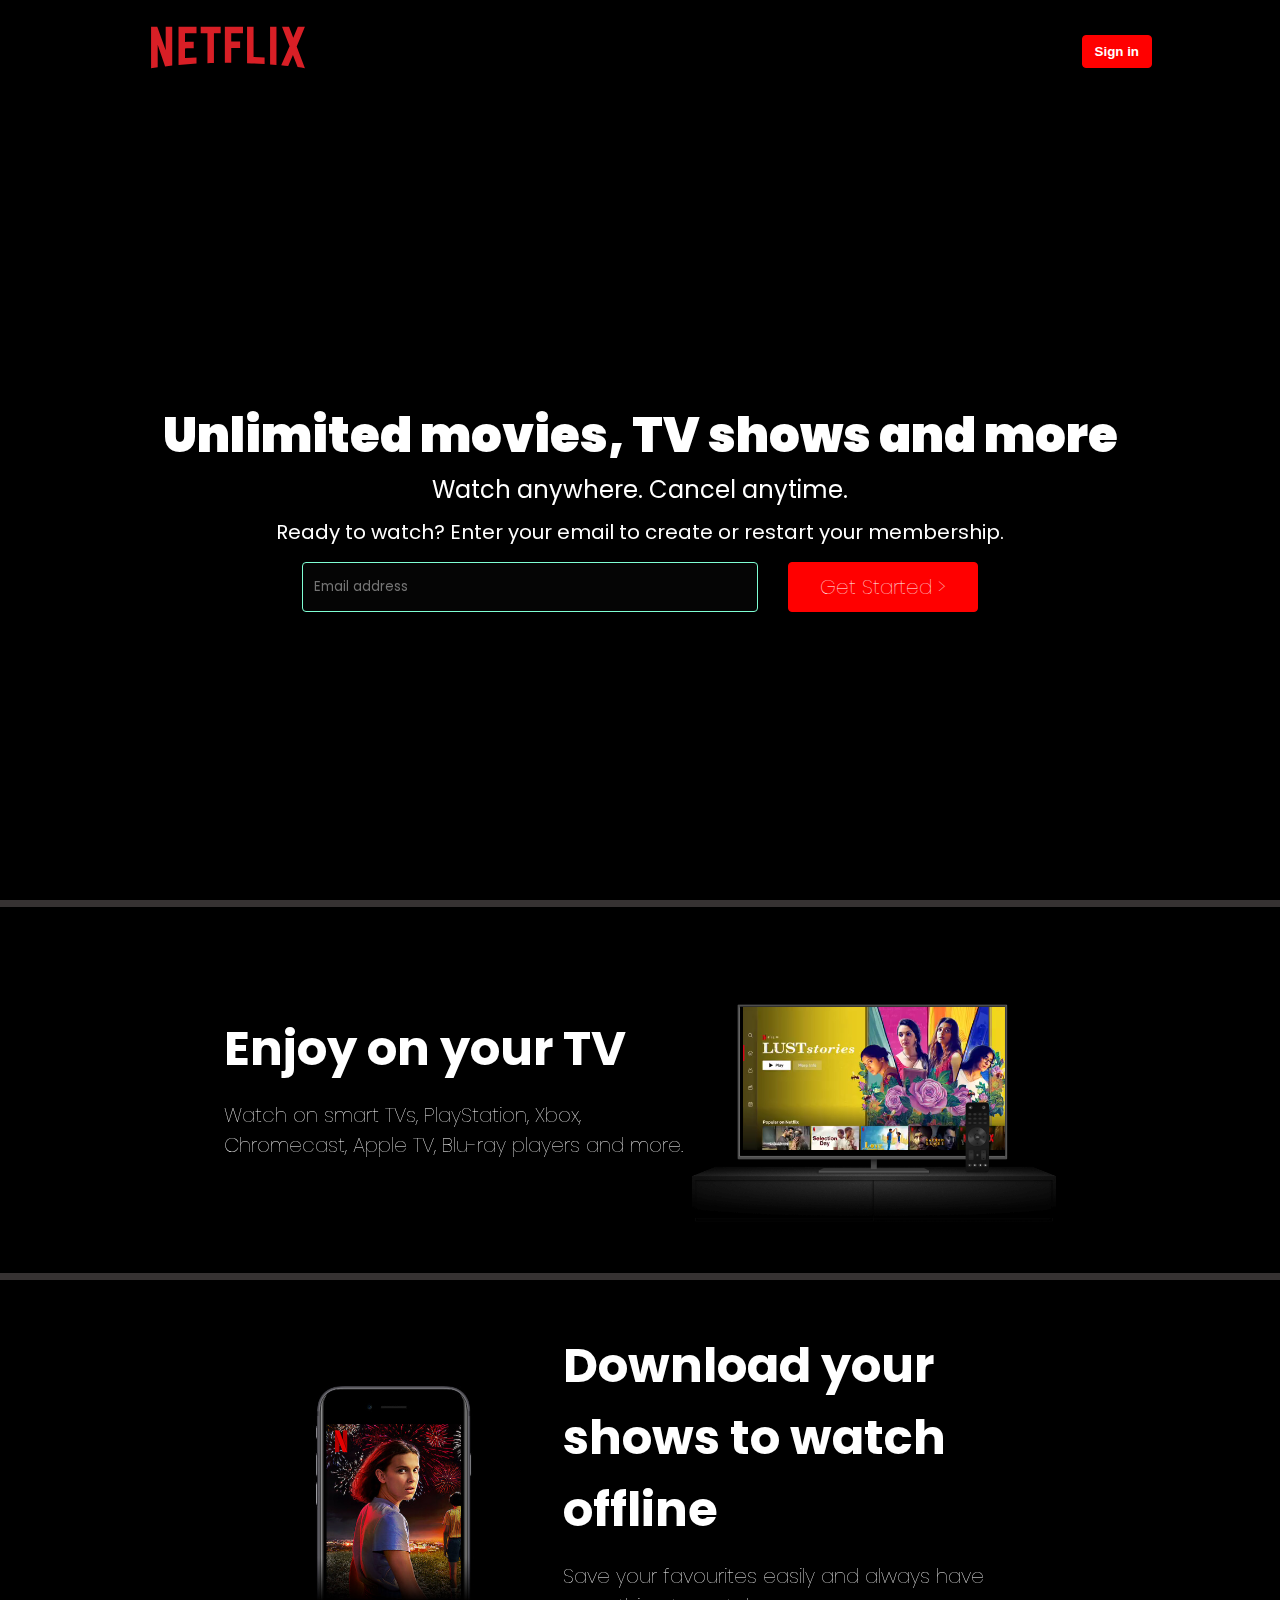
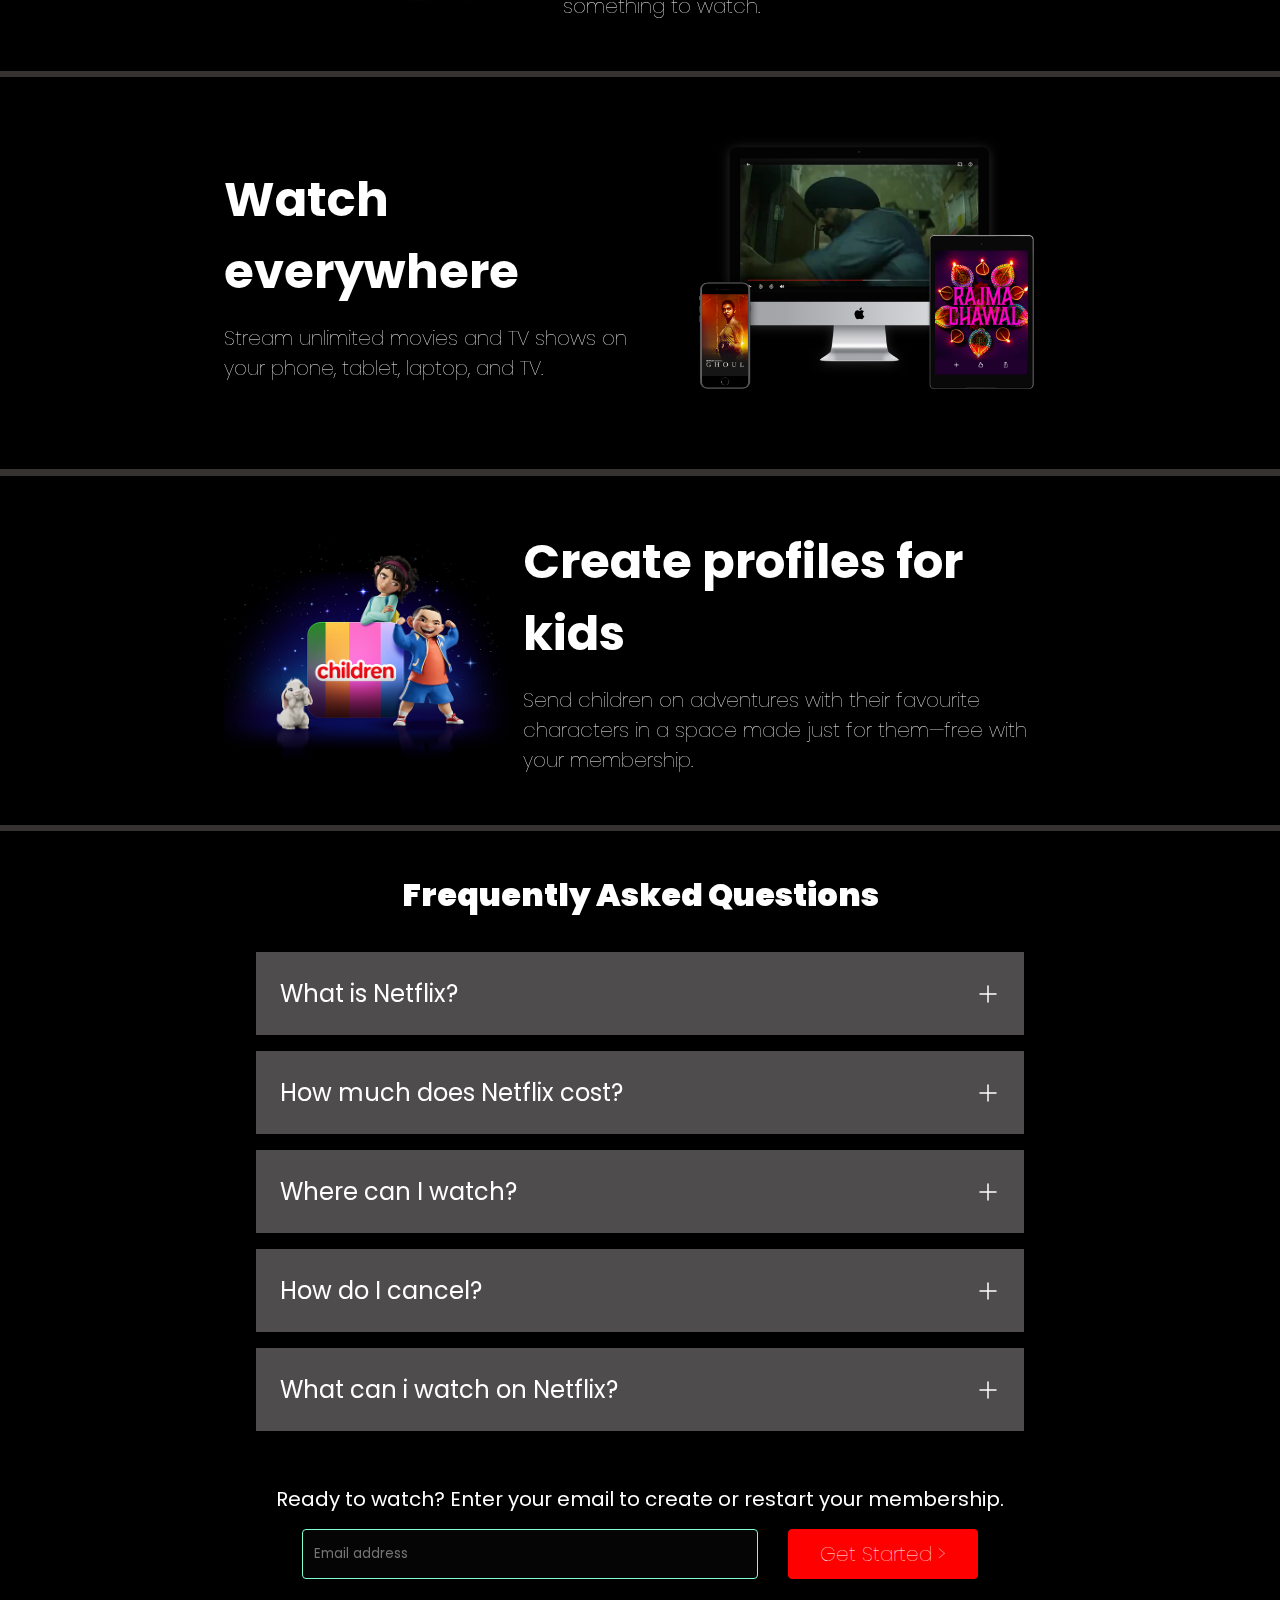
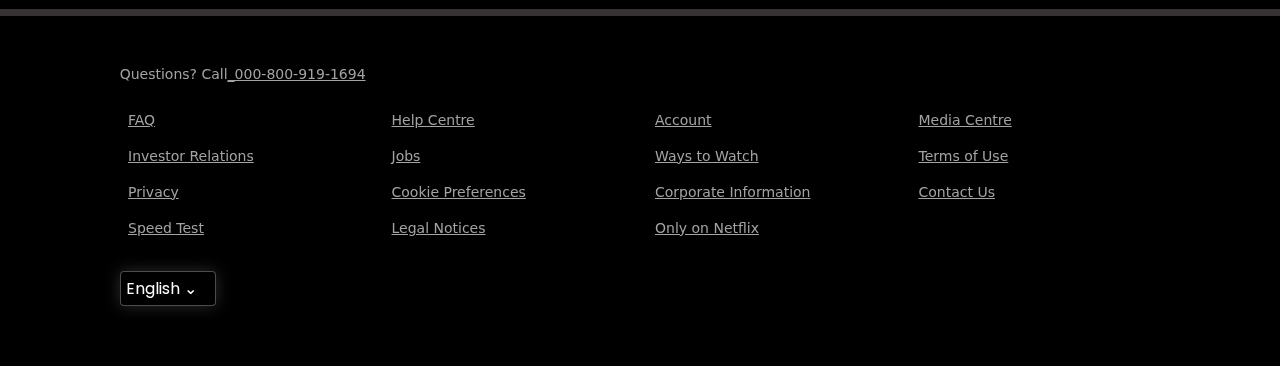
<file: Netflix clone/index.html>
<!DOCTYPE html>
<html lang="en">
  <head>
    <meta charset="UTF-8" />
    <meta name="viewport" content="width=device-width, initial-scale=1.0" />
    <title>Netflix India – Watch TV Shows Online, Watch Movies Online</title>
    <link rel="icon" type="image/x-icon" href="favicon.ico" />
    <link rel="stylesheet" href="style.css" />
  </head>
  <body>
    <div class="color">
      <div class="main">
      
      <nav>
        <span
          ><img width="100" src="image/Netflix-Logo.wine.svg" alt=""
        /></span>

        <div class="btn-sw">
          <button class="btn btn-red-sm">Sign in</button>
        </div>

        
      </nav>
      <div class="box"></div>
      <div class="hero" style="color: rgb(255, 255, 255)">
        <span> Unlimited movies, TV shows and more </span>
        <span>Watch anywhere. Cancel anytime.</span>
        <span
          >Ready to watch? Enter your email to create or restart your
          membership.</span
        >
        <div class="hero-int">
          <input type="email" placeholder="Email address" />
          <button class="btn-red">Get Started &gt;</button>
        </div>
      </div>
      <div class="sepration"></div>
      </div>
    </div>
    
    <!-- first sec -->
    <section class="first">
      <div>
        <span>Enjoy on your TV</span>
        <span
          >Watch on smart TVs, PlayStation, Xbox, Chromecast, Apple TV, Blu-ray
          players and more.</span
        >
      </div>
      <div class="secimg">
        <img src="image/tv.png" alt="" />
        <video src="video/video-2.m4v" autoplay loop mute></video>
      </div>
    </section>
    <div class="sepration"></div>
    <!-- Second sec -->
    <section class="first second">
      <div class="secimg">
        <img src="image/mobile-0819.jpg" alt="" />
      </div>
      <div>
        <span>Download your shows to watch offline</span>
        <span
          >Save your favourites easily and always have something to watch.</span
        >
      </div>
    </section>
    <div class="sepration"></div>
    <!-- Third sec -->
    <section class="first third">
      <div>
        <span>Watch everywhere</span>
        <span
          >Stream unlimited movies and TV shows on your phone, tablet, laptop,
          and TV.</span
        >
      </div>
      <div class="secimg">
        <img src="image/rajma_chawal.png" alt="" />
        <video src="video/video-1.m4v" autoplay loop mute></video>
      </div>
    </section>
    <div class="sepration"></div>
    <!-- fortn sec -->
    <section class="first second">
      <div class="secimg">
        <img src="image/child.png" alt="" />
      </div>
      <div>
        <span>Create profiles for kids</span>
        <span
          >Send children on adventures with their favourite characters in a
          space made just for them—free with your membership.</span
        >
      </div>
    </section>
    <div class="sepration"></div>
    <section class="faq">
      <h2>Frequently Asked Questions</h2>
      <div class="faqbox">
        <span>What is Netflix?</span>
        <img src="image/plus-sign.svg" alt="" />
      </div>
      <div class="faqbox">
        <span>How much does Netflix cost?</span>
        <img src="image/plus-sign.svg" alt="" />
      </div>
      <div class="faqbox">
        <span>Where can I watch?</span>
        <img src="image/plus-sign.svg" alt="" />
      </div>
      <div class="faqbox">
        <span>How do I cancel?</span>
        <img src="image/plus-sign.svg" alt="" />
      </div>
      <div class="faqbox">
        <span>What can i watch on Netflix?</span>
        <img src="image/plus-sign.svg" alt="" />
      </div>
    </section>

    <div class="heroto" style="color: rgb(255, 255, 255)">
      <span
        >Ready to watch? Enter your email to create or restart your
        membership.</span
      >
      <div class="hero-int">
        <input type="email" placeholder="Email address" />
        <button class="btn-red">Get Started &gt;</button>
      </div>
    </div>
    <div class="sepration"></div>
    <footer>
      <div class="question">
        Questions? Call
        <p>_000-800-919-1694</p>
      </div>
      <div class="footer">
        <div class="footer-items">
          <a href="FAQ">FAQ</a>
          <a href="Investor Relations">Investor Relations</a>
          <a href="Privacy">Privacy</a>
          <a href="Speed Test">Speed Test</a>
        </div>
        <div class="footer-items">
          <a href="Help Centre">Help Centre</a>
          <a href="Jobs">Jobs</a>
          <a href="Cookie Preferences">Cookie Preferences</a>
          <a href="Legal Notices">Legal Notices</a>
        </div>
        <div class="footer-items">
          <a href="Account">Account</a>
          <a href="Ways to Watch">Ways to Watch</a>
          <a href="Corporate Information">Corporate Information</a>
          <a href="Only on Netflix">Only on Netflix</a>
        </div>
        <div class="footer-items">
          <a href="Media Centre">Media Centre</a>
          <a href="Terms of Use">Terms of Use</a>
          <a href="Contact Us">Contact Us</a>
        </div>
      </div>
      <div class="selecter">
        <select>
          <option selected value="0">English ⌄</option>
          <option value="1">Hindi</option>
        </select>
        
      </div>
    </footer>
  </body>
</html>
</file>
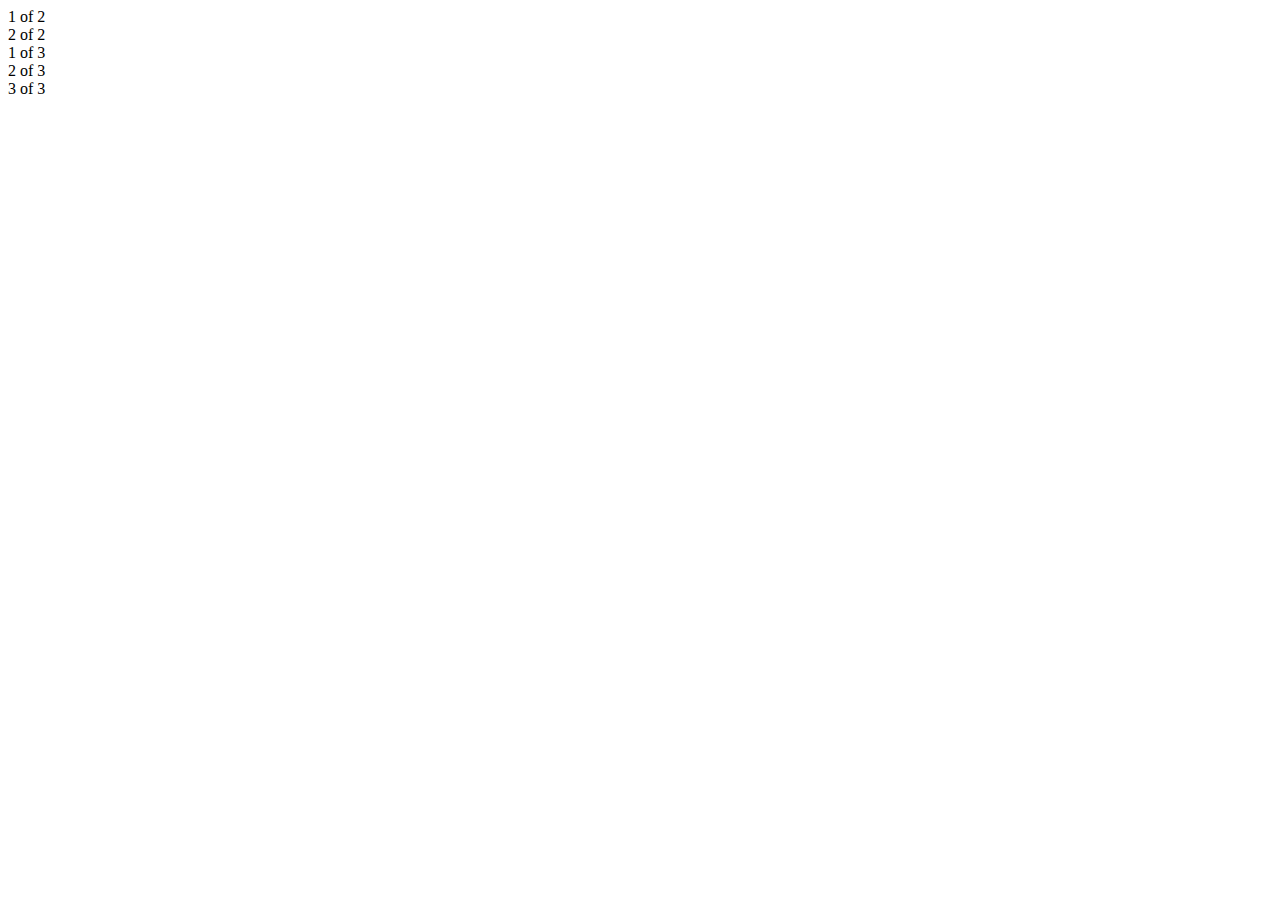
<file: Netflix clone/try.html>
<!DOCTYPE html>
<html lang="en">
  <head>
    <meta charset="UTF-8" />
    <meta name="viewport" content="width=device-width, initial-scale=1.0" />
    <title>Document</title>
  </head>
  <body>
    <div class="container">
      <div class="row">
        <div class="col">1 of 2</div>
        <div class="col">2 of 2</div>
      </div>
      <div class="row">
        <div class="col">1 of 3</div>
        <div class="col">2 of 3</div>
        <div class="col">3 of 3</div>
      </div>
    </div>
  </body>
</html>
</file>
<file: Netflix clone/style.css>
@import url("https://fonts.googleapis.com/css2?family=Poppins:ital,wght@1,700&display=swap");

* {
  box-sizing: border-box;
  margin: 0;
  padding: 0;
  font-family: "Poppins", sans-serif;
}
body {
  background-color: rgb(0, 0, 0);
}
.color {
  background-color: rgba(0, 0, 0, 0.692);
}
.main {
  background-image: url(https://assets.nflxext.com/ffe/siteui/vlv3/4da5d2b1-1b22-498d-90c0-4d86701dffcc/98a1cb1e-5a1d-4b98-a46f-995272b632dd/IN-en-20240129-popsignuptwoweeks-perspective_alpha_website_large.jpg);
  background-position: center center;
  background-repeat: no-repeat;
  background-size: max(1600px, 100vw);
  height: 100vh;
  position: relative;
  background-color: rgba(0, 0, 0, 0.445);
}
.main .box {
  height: 100vh;
  width: 100%;
  opacity: 0.44;
  background-color: black;
  position: absolute;
  top: 0;
}
nav {
  padding-top: 40px;
  max-width: 80vw;
  margin: auto;
  display: flex;
  justify-content: space-between;
  align-items: center;
  height: 62px;
}

nav img {
  width: 200px;
  position: relative;
  z-index: 15;
}
nav button {
  position: relative;
  z-index: 15;
}
.btn-sw {
  display: flex;
  margin-left: 50px;
  gap: 15px;
}
.selector {
  /* display: flex; */
  margin-left: 50px;
  /* gap: 15px; */
  border-radius: 4px;
  background-color: rgba(75, 75, 75, 0.202);
}
.hero {
  height: calc(100% - 62px);
  display: flex;
  align-items: center;
  justify-content: center;
  flex-direction: column;
  position: relative;
  font-family: "Martel Sans", sans-serif;
  gap: 0px;
  padding: 30px;
}
.hero > :nth-child(1) {
  margin-top: 50px;
  font-size: 48px;
  font-weight: 900;
  text-align: center;
}

.hero > :nth-child(2) {
  font-size: 24px;
  font-weight: 400;
  text-align: center;
  margin-bottom: 10px;
}
.hero > :nth-child(3) {
  font-size: 20px;
  font-weight: 400;
  text-align: center;
  margin-bottom: 15px;
}
.hero-int {
  display: flex;
  gap: 30px;
}
.sepration {
  height: 6.5px;
  background-color: rgb(54, 50, 50);
}
.btn {
  font-family: "Martel Sans", sans-serif;
  padding: 8px 40px;
  /* font-weight: bold; */
  background-color: rgba(172, 166, 166, 0.1);
  color: white;
  font-weight: 500;
  border: 0.5px solid white;
  border-radius: 4px;
  cursor: pointer;

  /* padding: 5px 30px 5px 30px; */
}
.btn-red {
  background-color: red;
  color: white;
  padding: 9px 31px;
  font-size: 20px;
  font-weight: 100;
  border-radius: 4px;
  border: 0.1px solid red;
  cursor: pointer;
}
.btn-red-sm {
  background-color: red;
  border: 0.5px solid red;
  font-weight: 700;
  color: white;
  padding: 8px 12px;
}
.main input {
  padding: 9px 186px 9px 11px;
  color: rgb(255, 255, 255);
  border: 0.5px solid;
  border-radius: 4px;
  border-color: aquamarine;
  background-color: rgba(23, 23, 23, 0.2);
}
.first {
  padding-top: 50px;
  padding-bottom: 50px;
  display: flex;
  justify-content: center;
  align-items: center;
  max-width: 65vw;
  margin: auto;
  color: white;
}
.secimg {
  position: relative;
}
.secimg img {
  width: 100%;
  position: relative;
  z-index: 10;
  /* overflow-clip-margin: content-box; */
  overflow: clip;
}
.secimg video {
  z-index: -1;
  overflow: hidden;
  width: 100%;
  height: 100%;
  max-width: 73%;
  max-height: 54%;
  position: absolute;
  top: 46%;
  left: 50%;
  -webkit-transform: translate(-50%, -50%);
  -moz-transform: translate(-50%, -50%);
  -ms-transform: translate(-50%, -50%);
  transform: translate(-50%, -50%);
}
.first div {
  display: flex;
  flex-direction: column;
  gap: 15px;
}
.first div :nth-child(1) {
  font-size: 48px;
  font-weight: bolder;
}
.first div :nth-child(2) {
  font-size: 20px;
  font-weight: lighter;
}
.third .secimg video {
  position: absolute;
  width: 20vw;
  left: 0;
  right: 5px;
  z-index: -1;
  overflow: hidden;
  width: 100%;
  height: 100%;
  max-width: 63%;
  max-height: 47%;
  position: absolute;
  top: 34%;
  left: 50%;
  -webkit-transform: translate(-50%, -50%);
  -moz-transform: translate(-50%, -50%);
  -ms-transform: translate(-50%, -50%);
  transform: translate(-50%, -50%);
}
.faq h2 {
  margin: auto;
  padding-top: 40px;
  padding-bottom: 20px;
  color: white;
  text-align: center;
  font-size: xx-large;
  font-weight: 900;
}
.faq {
  display: flex;
  flex-direction: column;
  align-items: center;
  justify-content: center;
  gap: 10px;
  margin-bottom: 20px;
}
.faqbox:hover {
  background-color: rgb(108, 108, 108);
}
.faqbox {
  transition: all 0.5s ease-in;
  display: flex;
  font-size: 24px;
  background-color: rgb(78, 76, 76);
  padding: 24px;
  margin: 3px auto;
  justify-content: space-between;
  align-items: center;
  color: white;
  width: 60vw;
  cursor: pointer;
}

.heroto {
  height: calc(100% - 62px);
  display: flex;
  align-items: center;
  justify-content: center;
  flex-direction: column;
  position: relative;
  font-family: "Martel Sans", sans-serif;
  gap: 0px;
  padding: 30px;
}
.heroto > :nth-child(1) {
  font-size: 20px;
  font-weight: 400;
  text-align: center;
  margin-bottom: 15px;
}
.heroto input {
  padding: 9px 186px 9px 11px;
  color: rgb(255, 255, 255);
  border: 0.5px solid;
  border-radius: 4px;
  border-color: aquamarine;
  background-color: rgba(23, 23, 23, 0.2);
}
footer {
  color: rgb(163, 163, 163);
  margin-bottom: 60px;
}
footer .question {
  display: flex;

  margin-left: 7.48rem;
  font-family: system-ui, -apple-system, BlinkMacSystemFont, "Segoe UI", Roboto,
    Oxygen, Ubuntu, Cantarell, "Open Sans", "Helvetica Neue", sans-serif;
  font-size: 14px;
  font-weight: 400;
  margin-top: 50px;
  padding-bottom: 30px;
}
.question p {
  font-family: system-ui, -apple-system, BlinkMacSystemFont, "Segoe UI", Roboto,
    Oxygen, Ubuntu, Cantarell, "Open Sans", "Helvetica Neue", sans-serif;
  font-size: 14px;
  font-weight: 400;
  text-decoration: underline;
}
.footer {
  display: grid;
  grid-template-columns: 1fr 1fr 1fr 1fr;
  color: white;
  max-width: 80vw;
  margin: auto;
  gap: 30px;
}
footer a {
  color: rgb(163, 163, 163);
  font-family: system-ui, -apple-system, BlinkMacSystemFont, "Segoe UI", Roboto,
    Oxygen, Ubuntu, Cantarell, "Open Sans", "Helvetica Neue", sans-serif;
  font-size: 14px;
  font-weight: 400;
}
.footer-items {
  display: flex;
  flex-direction: column;
  gap: 20px;
}
.selecter {
  background-color: rgb(0, 0, 0);
  margin-top: 35px;
  margin-left: 120px;
}
select {
  /* Reset */
  appearance: none;
  border: 0.5px solid rgba(99, 99, 99, 0.764);
  outline: 0;
  font: inherit;
  /* Personalize */
  width: 6rem;
  padding: 5px 5px 5px 5px;
  background: rgba(0, 0, 0, 0.158);
  color: rgb(255, 255, 255);
  border-radius: 0.25em;
  box-shadow: 0 0 1em 0 rgba(226, 219, 219, 0.2);
  cursor: pointer;
}
</file>
